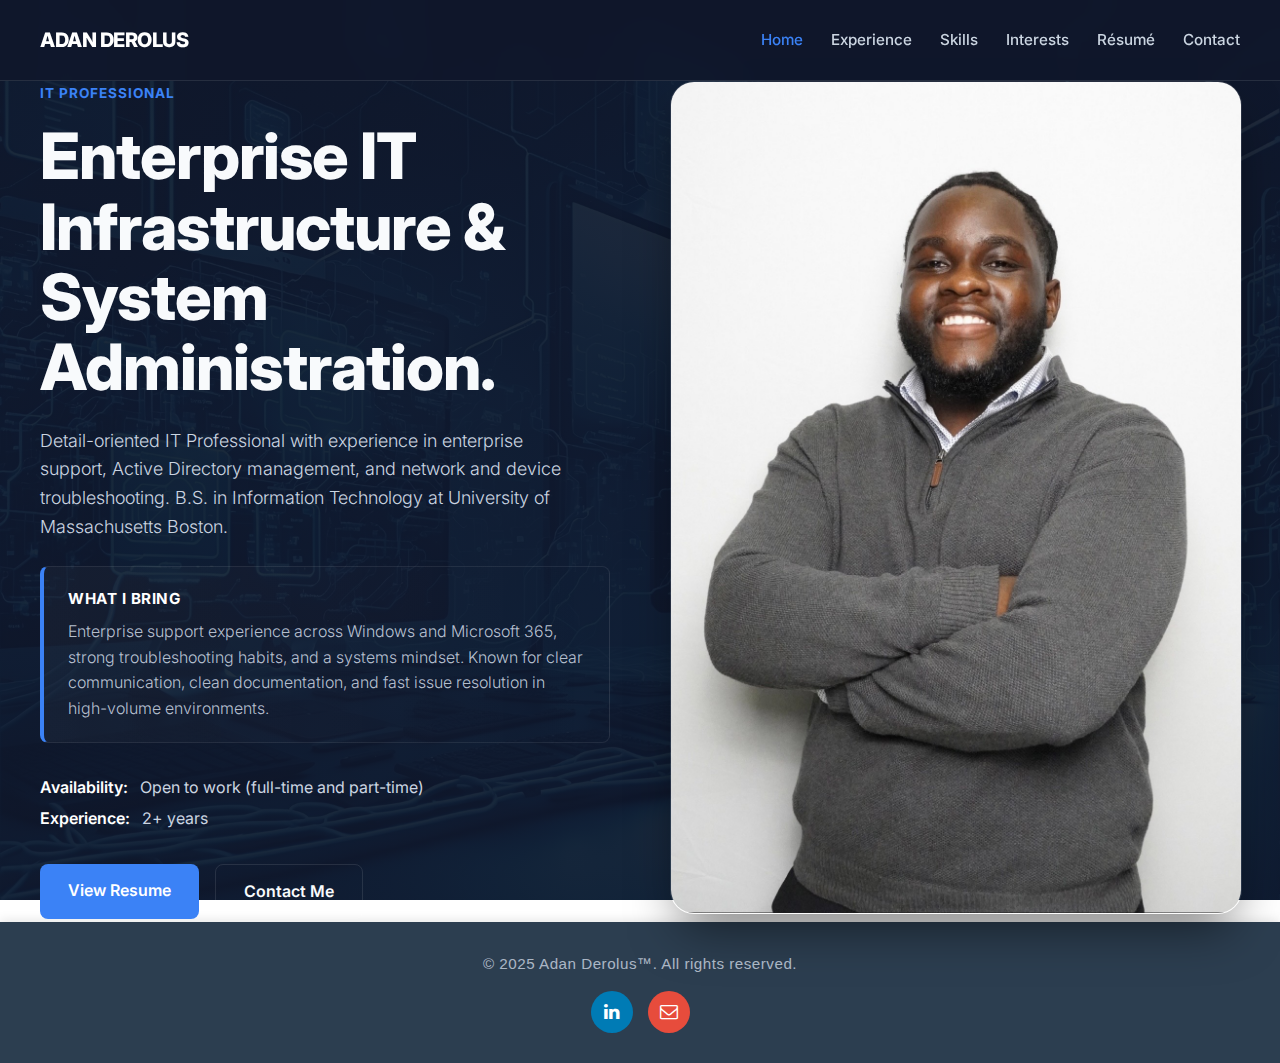
<file: index.html>
<!DOCTYPE html>
<html lang="en">
<head>
    <meta charset="utf-8">
    <meta name="viewport" content="width=device-width, initial-scale=1">
    <title>Adan Derolus | IT Infrastructure</title>
    <link href="https://fonts.googleapis.com/css2?family=Inter:wght@300;400;600;800&display=swap" rel="stylesheet">
    <style>
        :root { --bg-overlay: rgba(15, 23, 42, 0.92); --accent: #3b82f6; --text-main: #f8fafc; --text-muted: #cbd5e1; --border: rgba(255,255,255,0.1); }
        body { margin: 0; font-family: 'Inter', sans-serif; color: var(--text-main); line-height: 1.6; background: linear-gradient(var(--bg-overlay), var(--bg-overlay)), url('./assets/images/tech.jpg'); background-size: cover; background-position: center; background-attachment: fixed; }
        
        /* Navigation */
        header { position: sticky; top: 0; z-index: 100; background: rgba(15, 23, 42, 0.8); backdrop-filter: blur(12px); border-bottom: 1px solid var(--border); }
        .nav-inner { max-width: 1200px; margin: 0 auto; height: 80px; display: flex; align-items: center; justify-content: space-between; padding: 0 24px; }
        .brand { font-weight: 800; font-size: 1.25rem; color: #fff; text-decoration: none; letter-spacing: -0.5px; }
        .nav-links a { color: var(--text-muted); text-decoration: none; margin-left: 24px; font-weight: 500; font-size: 0.95rem; transition: color 0.2s; }
        .nav-links a:hover, .nav-links a.active { color: var(--accent); }

        .hero { min-height: 85vh; display: grid; grid-template-columns: 1fr 1fr; align-items: center; max-width: 1200px; margin: 0 auto; padding: 0 24px; gap: 60px; }
        .eyebrow { color: var(--accent); font-weight: 700; text-transform: uppercase; letter-spacing: 1px; font-size: 0.85rem; margin-bottom: 16px; display: block; }
        h1 { font-size: clamp(2.5rem, 5vw, 4rem); line-height: 1.1; margin: 0 0 24px 0; font-weight: 800; letter-spacing: -1px; }
        
        /* Main Paragraph Styling */
        p { font-size: 1.125rem; color: var(--text-muted); margin-bottom: 24px; max-width: 540px; font-weight: 300; }
        
        .btn-group { display: flex; gap: 16px; margin-top: 32px; }
        .btn { padding: 14px 28px; border-radius: 8px; font-weight: 600; text-decoration: none; transition: all 0.2s; }
        .btn-primary { background: var(--accent); color: white; }
        .btn-primary:hover { background: #2563eb; transform: translateY(-2px); }
        .btn-outline { border: 1px solid var(--border); color: var(--text-main); }
        .btn-outline:hover { border-color: var(--text-main); }

        .img-wrapper img { width: 100%; border-radius: 24px; box-shadow: 0 25px 50px -12px rgba(0, 0, 0, 0.5); border: 1px solid var(--border); object-fit: cover; }
        
        @media (max-width: 768px) { .hero { grid-template-columns: 1fr; text-align: center; padding-top: 60px; padding-bottom: 60px; } .btn-group { justify-content: center; } }
    </style>
</head>
<body>
    <header>
        <div class="nav-inner">
            <a href="index.html" class="brand">ADAN DEROLUS</a>
            <nav class="nav-links">
                <a href="index.html" class="active">Home</a>
                <a href="experience.html">Experience</a>
                <a href="skills.html">Skills</a>
                <a href="interests.html">Interests</a>
                <a href="resume.html">Résumé</a> <a href="contact.html">Contact</a>
            </nav>
        </div>
    </header>

    <main class="hero">
        <div>
            <span class="eyebrow">IT Professional</span>
            
            <h1>Enterprise IT Infrastructure & System Administration.</h1>
            
            <p>Detail-oriented IT Professional with experience in enterprise support, Active Directory management, and 
             network and device troubleshooting. B.S. in Information Technology at University of Massachusetts Boston.</p>
            
            <div style="margin-top: 24px; margin-bottom: 32px; max-width: 580px;">
                
                <div style="
                    padding: 20px 24px; 
                    border: 1px solid rgba(255,255,255,0.08); 
                    border-left: 4px solid var(--accent); 
                    border-radius: 8px; 
                    background: linear-gradient(90deg, rgba(255,255,255,0.03) 0%, transparent 100%);
                ">
                  <strong style="color: #fff; display: block; margin-bottom: 8px; font-size: 0.95rem; letter-spacing: 0.5px;">WHAT I BRING</strong>
                  <div style="color: rgba(203, 213, 225, 0.9); font-size: 1rem; line-height: 1.6; font-weight: 300;">
                    Enterprise support experience across Windows and Microsoft 365, strong troubleshooting habits, and a systems mindset.
                    Known for clear communication, clean documentation, and fast issue resolution in high-volume environments.
                  </div>
                </div>
                
            </div>
            
            <div style="font-size: 1rem; color: var(--text-muted); display: flex; flex-direction: column; gap: 6px;">
                <div>
                    <span style="color: #fff; font-weight: 600; margin-right: 8px;">Availability:</span> Open to work (full-time and part-time)
                </div>
                <div>
                    <span style="color: #fff; font-weight: 600; margin-right: 8px;">Experience:</span> 2+ years
                </div>
            </div>
            
            <div class="btn-group">
                <a href="resume.html" class="btn btn-primary">View Resume</a>
                <a href="contact.html" class="btn btn-outline">Contact Me</a>
            </div>
        </div>
        <div class="img-wrapper">
            <img src="./assets/images/headshot1.jpg" alt="Adan Derolus Headshot">
        </div>
    </main>
</body>

<style>/* --- FontAwesome Import (Ensure this is in your CSS or HTML head) --- */
@import url('https://cdnjs.cloudflare.com/ajax/libs/font-awesome/4.7.0/css/font-awesome.min.css');

/* --- Footer Layout --- */
.site-footer {
    background-color: #2c3e50; /* Dark professional background */
    color: #ecf0f1;            /* Light text color */
    padding: 30px 0;
    width: 100%;
    margin-top: auto;          /* Pushes footer to bottom in flex layouts */
    font-family: 'Arial', sans-serif;
    box-shadow: 0 -2px 10px rgba(0,0,0,0.1);
}

.footer-content {
    display: flex;
    flex-direction: column;
    align-items: center;
    justify-content: center;
    gap: 15px; /* Spacing between text and icons */
}

/* --- Typography --- */
.copyright {
    margin: 0;
    font-size: 0.95rem;
    letter-spacing: 0.5px;
    opacity: 0.8;
}

/* --- Social Icons --- */
.social-links {
    display: flex;
    gap: 15px;
}

.fa {
    padding: 12px;
    font-size: 18px;
    width: 18px; /* Fixed width for perfect circle */
    height: 18px;
    text-align: center;
    text-decoration: none;
    border-radius: 50%;
    transition: all 0.3s ease;
    display: flex;
    align-items: center;
    justify-content: center;
}

/* Brand Colors */
.fa-linkedin {
    background: #007bb5;
    color: white;
}

.fa-envelope-o {
    background: #e74c3c;
    color: white;
}

/* Hover Effects */
.fa:hover {
    opacity: 0.8;
    transform: translateY(-3px); /* Subtle lift effect */
    box-shadow: 0 4px 6px rgba(0,0,0,0.2);
}
</style>
<footer class="site-footer">
    <div class="footer-content">
        <p class="copyright">&copy; 2025 Adan Derolus&#8482;. All rights reserved.</p>
        
        <div class="social-links">
            <a href="https://www.linkedin.com/in/adan-derolus-3b166a1bb" 
               class="fa fa-linkedin" 
               target="_blank" 
               rel="noopener noreferrer"
               aria-label="Visit Adan Derolus' LinkedIn Profile">
            </a>
            
            <a href="mailto:your-email@example.com" 
               class="fa fa-envelope-o" 
               aria-label="Send an email to Adan Derolus">
            </a>
        </div>
    </div>
</footer>
</html>
</file>
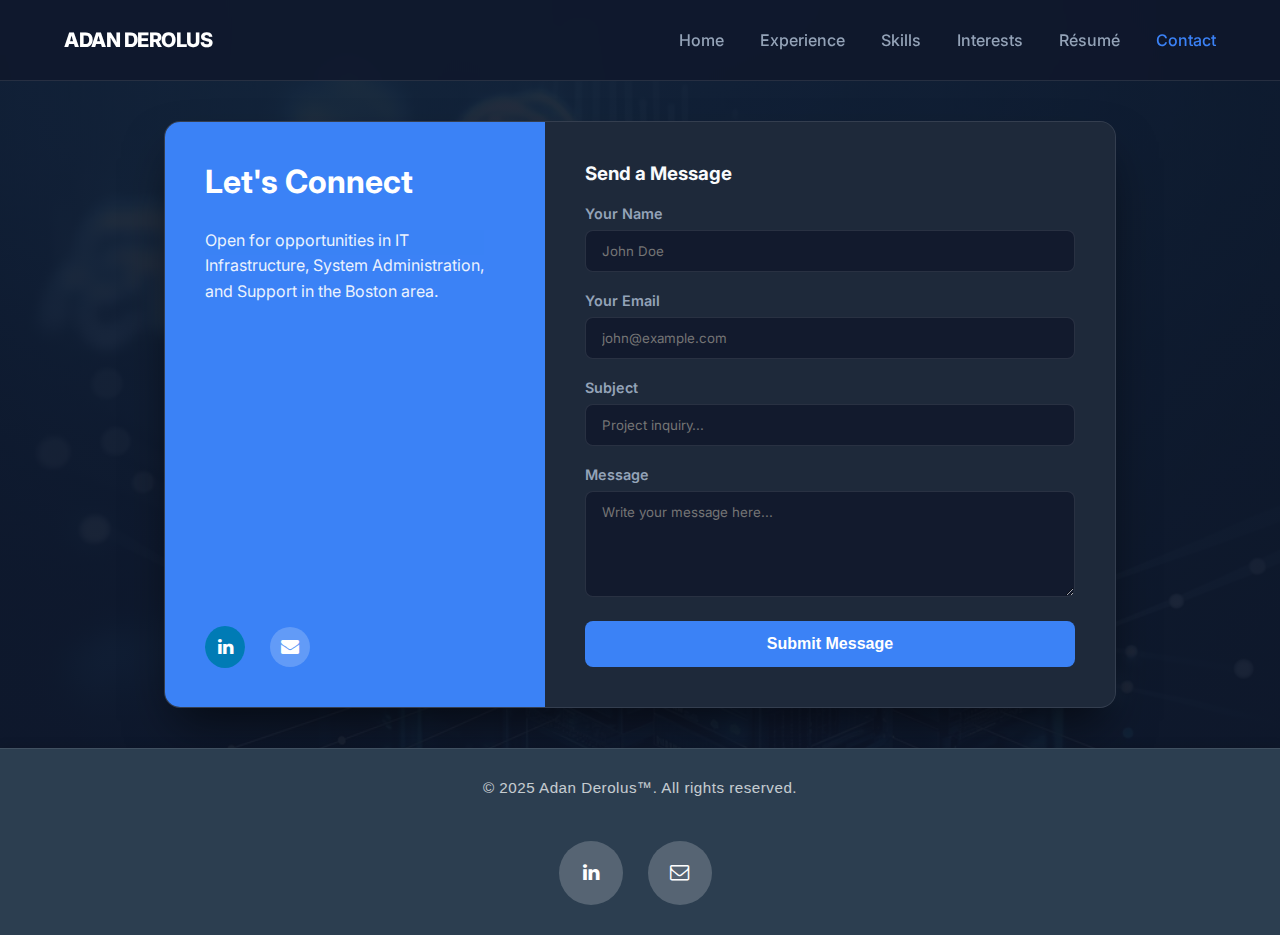
<file: contact.html>
<!DOCTYPE html>
<html lang="en">
<head>
    <meta charset="utf-8">
    <title>Contact | Adan Derolus</title>
    <link href="https://fonts.googleapis.com/css2?family=Inter:wght@300;400;600;800&display=swap" rel="stylesheet">
    <link rel="stylesheet" href="https://cdnjs.cloudflare.com/ajax/libs/font-awesome/4.7.0/css/font-awesome.min.css">
    
    <style>
        :root { 
            --bg-dark: #0f172a; 
            --bg-card: #1e293b; 
            --accent: #3b82f6; 
            --text-main: #f8fafc; 
            --text-muted: #94a3b8; 
            --border: rgba(255,255,255,0.1); 
        }

        body { 
            margin: 0; 
            font-family: 'Inter', sans-serif; 
            color: var(--text-main); 
            display: flex; 
            flex-direction: column; 
            min-height: 100vh;
            
            /* BACKGROUND OVERLAY: 
               This combines a dark blue gradient with your Cloud image. 
               If the image path is wrong, it will just show the dark blue color. */
            background-image: 
                linear-gradient(rgba(15, 23, 42, 0.9), rgba(15, 23, 42, 0.95)), 
                url('./assets/images/cloud.jpg'); 
            background-size: cover;
            background-position: center;
            background-attachment: fixed;
        }
        
        /* Navigation */
        header { position: sticky; top: 0; z-index: 100; background: rgba(15, 23, 42, 0.8); backdrop-filter: blur(12px); border-bottom: 1px solid var(--border); }
        .nav-inner { max-width: 1200px; margin: 0 auto; height: 80px; display: flex; align-items: center; justify-content: space-between; padding: 0 24px; width: 100%; box-sizing: border-box; }
        .brand { font-weight: 800; font-size: 1.25rem; color: #fff; text-decoration: none; letter-spacing: -0.5px; }
        .nav-links a { color: var(--text-muted); text-decoration: none; margin-left: 32px; font-weight: 500; transition: 0.2s; }
        .nav-links a:hover, .nav-links a.active { color: var(--accent); }

        /* --- Main Layout --- */
        .wrapper { flex: 1; display: flex; align-items: center; justify-content: center; padding: 40px 20px; }
        
        /* Contact Box Container */
        .contact-box { 
            display: grid; 
            grid-template-columns: 1fr 1.5fr; /* Left is smaller, Right is wider */
            max-width: 950px; 
            width: 100%; 
            background: var(--bg-card); 
            border-radius: 16px; 
            overflow: hidden; 
            border: 1px solid var(--border); 
            box-shadow: 0 25px 50px -12px rgba(0, 0, 0, 0.6); 
        }
        
        /* Left Side: Info & Socials */
        .info-panel { background: var(--accent); padding: 40px; color: white; display: flex; flex-direction: column; justify-content: space-between; }
        .info-content h2 { margin-top: 0; font-size: 2rem; }
        .info-content p { opacity: 0.9; line-height: 1.6; margin-bottom: 30px; }
        
        .contact-details div { margin-bottom: 15px; display: flex; align-items: center; gap: 10px; font-weight: 500; }
        .contact-details a { color: white; text-decoration: underline; opacity: 0.9; }
        .contact-details a:hover { opacity: 1; }

        .social-links { margin-top: 30px; }
        .social-links a { 
            display: inline-flex; align-items: center; justify-content: center;
            width: 40px; height: 40px; border-radius: 50%; background: rgba(255,255,255,0.2); 
            color: white; text-decoration: none; margin-right: 10px; transition: 0.2s; font-size: 1.2rem;
        }
        .social-links a:hover { background: white; color: var(--accent); }
        
        /* Right Side: Formspree Form */
        .form-panel { padding: 40px; background: rgba(30, 41, 59, 0.6); }
        .form-panel h3 { margin-top: 0; color: var(--text-main); margin-bottom: 20px; }
        
        label { display: block; margin-bottom: 8px; font-weight: 600; font-size: 0.9rem; color: var(--text-muted); }
        input, textarea { 
            width: 100%; 
            padding: 12px 16px; 
            background: rgba(15, 23, 42, 0.8); 
            border: 1px solid var(--border); 
            border-radius: 8px; 
            color: white; 
            margin-bottom: 20px; 
            font-family: inherit; 
            box-sizing: border-box; 
            transition: 0.2s;
        }
        input:focus, textarea:focus { border-color: var(--accent); outline: none; background: #0f172a; }
        
        button { 
            width: 100%; 
            padding: 14px; 
            background: var(--accent); 
            border: none; 
            color: white; 
            font-weight: 700; 
            font-size: 1rem;
            border-radius: 8px; 
            cursor: pointer; 
            transition: 0.2s; 
        }
        button:hover { background: #2563eb; transform: translateY(-1px); }

        /* Footer */
        footer { text-align: center; padding: 20px; color: var(--text-muted); font-size: 0.9rem; border-top: 1px solid var(--border); background: rgba(15, 23, 42, 0.9); }

        /* Mobile Layout */
        @media (max-width: 768px) { 
            .contact-box { grid-template-columns: 1fr; } 
            .info-panel { padding: 30px; }
            .form-panel { padding: 30px; }
        }
    </style>
</head>
<body>
    <header>
        <div class="nav-inner">
            <a href="index.html" class="brand">ADAN DEROLUS</a>
            <nav class="nav-links">
                <a href="index.html">Home</a>
                <a href="experience.html">Experience</a>
                <a href="skills.html">Skills</a>
                <a href="interests.html">Interests</a>
                <a href="resume.html">Résumé</a> 
                <a href="contact.html" class="active">Contact</a>
            </nav>
        </div>
    </header>

    <div class="wrapper">
        <div class="contact-box">
            
            <div class="info-panel">
                <div class="info-content">
                    <h2>Let's Connect</h2>
                    <p>Open for opportunities in IT Infrastructure, System Administration, and Support in the Boston area.</p>
                    
                   
                </div>

                <div class="social-links">
                   
                    <a href="https://www.linkedin.com/in/adan-derolus-3b166a1bb/" target="_blank" aria-label="LinkedIn">
                        <i class="fa fa-linkedin"></i>
                    </a>
                    <a href="mailto:adanderolus@gmail.com" target="_blank" aria-label="Email">
                        <i class="fa fa-envelope"></i>
                    </a>
                </div>
            </div>
            
            <div class="form-panel">
                <h3>Send a Message</h3>
                
                <form action="https://formspree.io/f/mpwdypjp" method="POST">
                    
                    <label for="name">Your Name</label>
                    <input type="text" id="name" name="name" placeholder="John Doe" required>
                    
                    <label for="email">Your Email</label>
                    <input type="email" id="email" name="email" placeholder="john@example.com" required>
                    
                    <label for="subject">Subject</label>
                    <input type="text" id="subject" name="subject" placeholder="Project inquiry..." required>
                    
                    <label for="message">Message</label>
                    <textarea id="message" name="message" rows="5" placeholder="Write your message here..." required></textarea>
                    
                    <button type="submit">Submit Message</button>
                </form>
            </div>

        </div>
    </div>

</body>
<style>
    /* --- FontAwesome Import (Ensure this is in your CSS or HTML head) --- */
@import url('https://cdnjs.cloudflare.com/ajax/libs/font-awesome/4.7.0/css/font-awesome.min.css');

/* --- Footer Layout --- */
.site-footer {
    background-color: #2c3e50; /* Dark professional background */
    color: #ecf0f1;            /* Light text color */
    padding: 30px 0;
    width: 100%;
    margin-top: auto;          /* Pushes footer to bottom in flex layouts */
    font-family: 'Arial', sans-serif;
    box-shadow: 0 -2px 10px rgba(0,0,0,0.1);
}

.footer-content {
    display: flex;
    flex-direction: column;
    align-items: center;
    justify-content: center;
    gap: 15px; /* Spacing between text and icons */
}

/* --- Typography --- */
.copyright {
    margin: 0;
    font-size: 0.95rem;
    letter-spacing: 0.5px;
    opacity: 0.8;
}

/* --- Social Icons --- */
.social-links {
    display: flex;
    gap: 15px;
}

.fa {
    padding: 12px;
    font-size: 18px;
    width: 18px; /* Fixed width for perfect circle */
    height: 18px;
    text-align: center;
    text-decoration: none;
    border-radius: 50%;
    transition: all 0.3s ease;
    display: flex;
    align-items: center;
    justify-content: center;
}

/* Brand Colors */
.fa-linkedin {
    background: #007bb5;
    color: white;
}

.fa-envelope-o {
    background: #e74c3c;
    color: white;
}

/* Hover Effects */
.fa:hover {
    opacity: 0.8;
    transform: translateY(-3px); /* Subtle lift effect */
    box-shadow: 0 4px 6px rgba(0,0,0,0.2);
} 
</style>
<footer class="site-footer">
    <div class="footer-content">
        <p class="copyright">&copy; 2025 Adan Derolus&#8482;. All rights reserved.</p>
        
        <div class="social-links">
            <a href="https://www.linkedin.com/in/adan-derolus-3b166a1bb" 
               class="fa fa-linkedin" 
               target="_blank" 
               rel="noopener noreferrer"
               aria-label="Visit Adan Derolus' LinkedIn Profile">
            </a>
            
            <a href="mailto:your-email@example.com" 
               class="fa fa-envelope-o" 
               aria-label="Send an email to Adan Derolus">
            </a>
        </div>
    </div>
</footer>
</html>
</file>
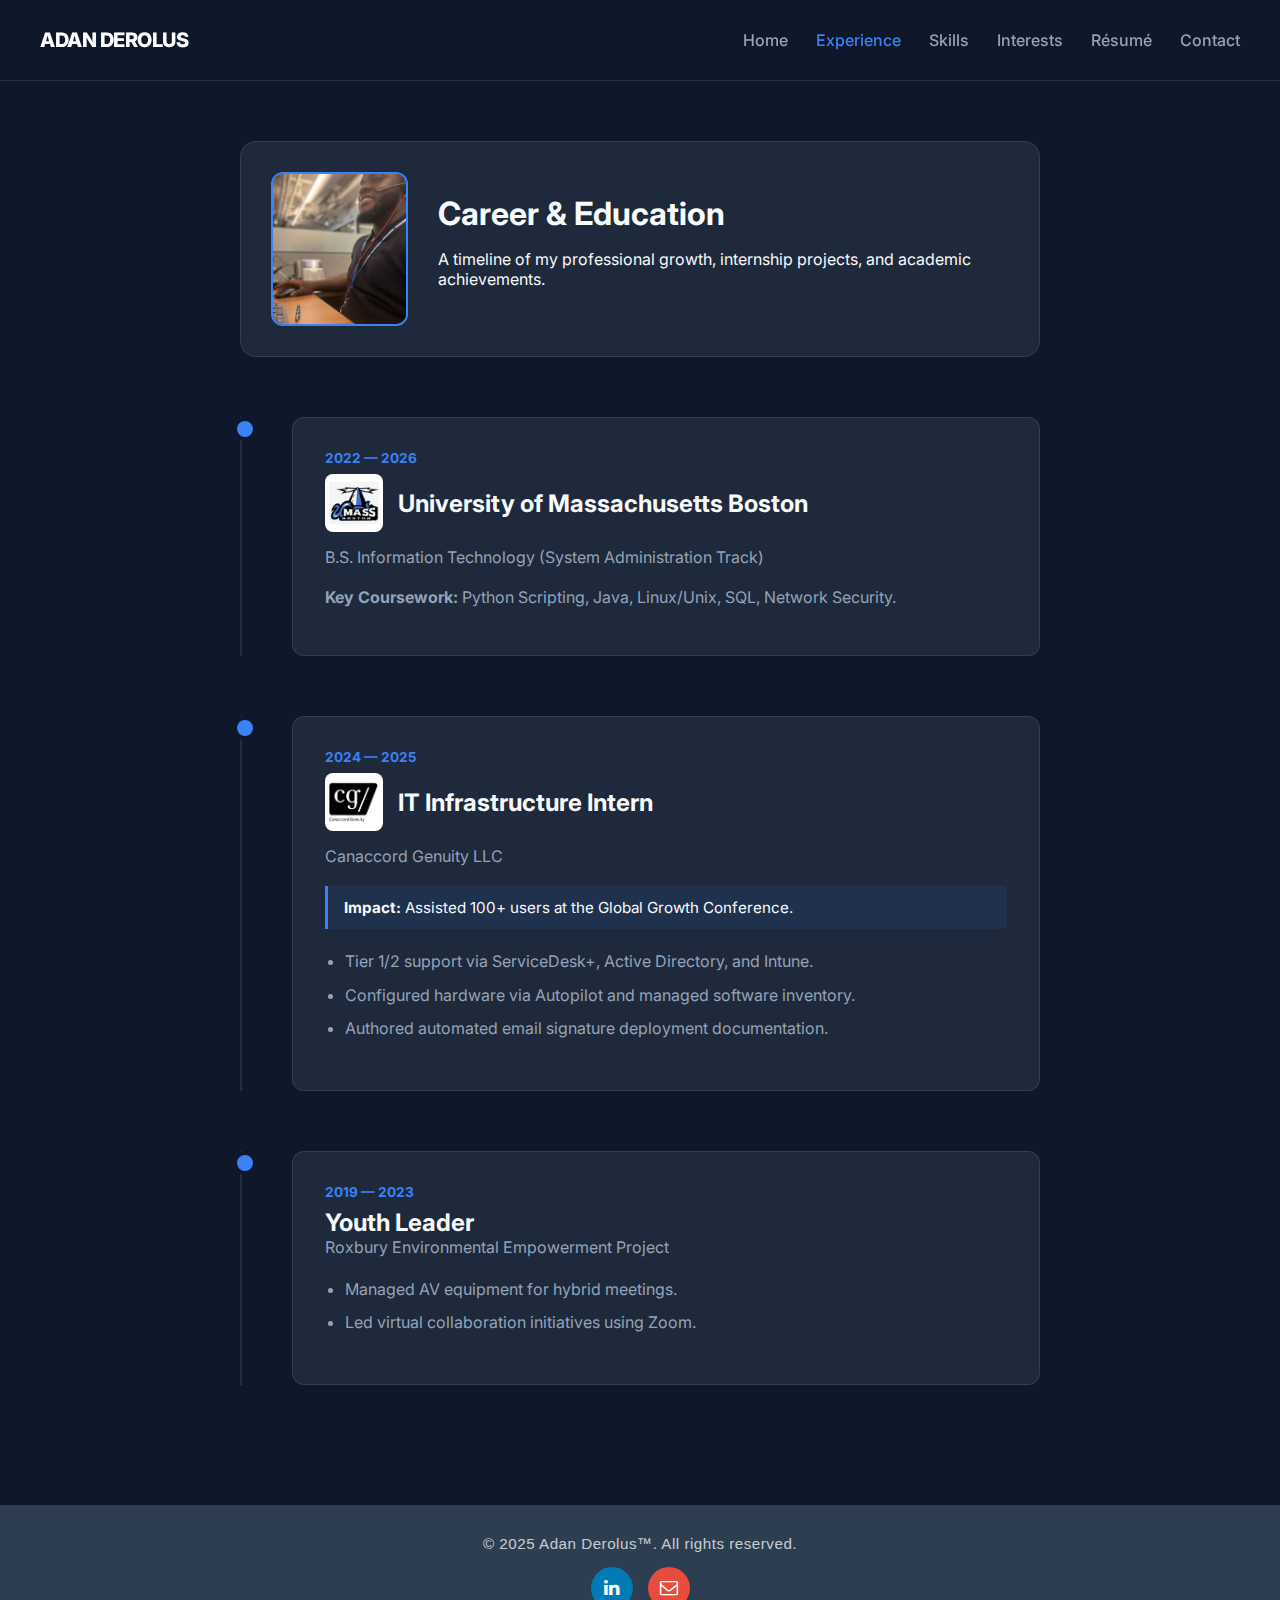
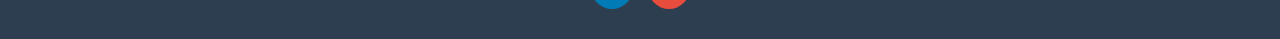
<file: experience.html>
<!DOCTYPE html>
<html lang="en">
<head>
    <meta charset="utf-8">
    <title>Experience | Adan Derolus</title>
    <link href="https://fonts.googleapis.com/css2?family=Inter:wght@300;400;600;800&display=swap" rel="stylesheet">
    <style>
        :root { --bg-dark: #0f172a; --bg-card: #1e293b; --accent: #3b82f6; --text-main: #f8fafc; --text-muted: #94a3b8; --border: rgba(255,255,255,0.1); }
        body { margin: 0; font-family: 'Inter', sans-serif; background: var(--bg-dark); color: var(--text-main); }
        
        header { position: sticky; top: 0; z-index: 100; background: rgba(15, 23, 42, 0.9); backdrop-filter: blur(12px); border-bottom: 1px solid var(--border); }
        .nav-inner { max-width: 1200px; margin: 0 auto; height: 80px; display: flex; align-items: center; justify-content: space-between; padding: 0 24px; }
        .brand { font-weight: 800; font-size: 1.25rem; color: #fff; text-decoration: none; letter-spacing: -0.5px; }
        .nav-links a { color: var(--text-muted); text-decoration: none; margin-left: 24px; font-weight: 500; transition: 0.2s; }
        .nav-links a:hover, .nav-links a.active { color: var(--accent); }

        .container { max-width: 800px; margin: 0 auto; padding: 60px 24px; }
        
        .experience-header { display: flex; align-items: center; gap: 30px; margin-bottom: 60px; background: var(--bg-card); padding: 30px; border-radius: 16px; border: 1px solid var(--border); }
        .exp-img { width: 150px; height: 150px; border-radius: 12px; object-fit: cover; border: 2px solid var(--accent); }
        .exp-text h1 { margin: 0 0 10px 0; font-size: 2rem; }
        
        .timeline-item { position: relative; padding-left: 50px; margin-bottom: 60px; border-left: 2px solid var(--border); }
        .timeline-item::before { content: ''; position: absolute; left: -9px; top: 0; width: 16px; height: 16px; border-radius: 50%; background: var(--accent); border: 4px solid var(--bg-dark); }
        
        .card { background: var(--bg-card); padding: 32px; border-radius: 12px; border: 1px solid var(--border); transition: 0.2s; }
        .card:hover { border-color: var(--accent); }
        
        .card-top { display: flex; align-items: center; gap: 15px; margin-bottom: 15px; }
        .logo-icon { width: 50px; height: 50px; object-fit: contain; background: white; border-radius: 8px; padding: 4px; }

        .date { font-size: 0.85rem; font-weight: 700; color: var(--accent); text-transform: uppercase; margin-bottom: 8px; display: block; }
        h3 { margin: 0; font-size: 1.5rem; font-weight: 700; }
        .company { color: var(--text-muted); font-size: 1rem; margin-bottom: 20px; display: block; }
        .highlight { background: rgba(59, 130, 246, 0.1); border-left: 3px solid var(--accent); padding: 12px 16px; margin-bottom: 20px; border-radius: 0 4px 4px 0; font-size: 0.95rem; }
        ul { padding-left: 20px; color: var(--text-muted); }
        li { margin-bottom: 8px; line-height: 1.6; }
    </style>
</head>
<body>
    <header>
        <div class="nav-inner">
            <a href="index.html" class="brand">ADAN DEROLUS</a>
            <nav class="nav-links">
                <a href="index.html">Home</a>
                <a href="experience.html" class="active">Experience</a>
                <a href="skills.html">Skills</a>
                <a href="interests.html">Interests</a>
                <a href="resume.html">Résumé</a> <a href="contact.html">Contact</a>
            </nav>
        </div>
    </header>

    <div class="container">
        <div class="experience-header">
            <img src="./assets/images/experience.jpg" alt="Adan Working" class="exp-img">
            <div class="exp-text">
                <h1>Career & Education</h1>
                <p>A timeline of my professional growth, internship projects, and academic achievements.</p>
            </div>
        </div>

        <div class="timeline-item">
            <div class="card">
                <span class="date">2022 — 2026</span>
                <div class="card-top">
                    <img src="./assets/images/umb.png" alt="UMass Logo" class="logo-icon">
                    <h3>University of Massachusetts Boston</h3>
                </div>
                <span class="company">B.S. Information Technology (System Administration Track)</span>
                <p style="color:var(--text-muted);"><strong>Key Coursework:</strong> Python Scripting, Java, Linux/Unix, SQL, Network Security.</p>
            </div>
        </div>

        <div class="timeline-item">
            <div class="card">
                <span class="date">2024 — 2025</span>
                <div class="card-top">
                    <img src="./assets/images/cg.png" alt="Canaccord Logo" class="logo-icon">
                    <h3>IT Infrastructure Intern</h3>
                </div>
                <span class="company">Canaccord Genuity LLC</span>
                <div class="highlight"><strong>Impact:</strong> Assisted 100+ users at the Global Growth Conference.</div>
                <ul>
                    <li>Tier 1/2 support via ServiceDesk+, Active Directory, and Intune.</li>
                    <li>Configured hardware via Autopilot and managed software inventory.</li>
                    <li>Authored automated email signature deployment documentation.</li>
                </ul>
            </div>
        </div>
        
        <div class="timeline-item">
            <div class="card">
                <span class="date">2019 — 2023</span>
                <h3>Youth Leader</h3>
                <span class="company">Roxbury Environmental Empowerment Project</span>
                <ul>
                    <li>Managed AV equipment for hybrid meetings.</li>
                    <li>Led virtual collaboration initiatives using Zoom.</li>
                </ul>
            </div>
        </div>
    </div>
</body>
<style> /* --- FontAwesome Import (Ensure this is in your CSS or HTML head) --- */
@import url('https://cdnjs.cloudflare.com/ajax/libs/font-awesome/4.7.0/css/font-awesome.min.css');

/* --- Footer Layout --- */
.site-footer {
    background-color: #2c3e50; /* Dark professional background */
    color: #ecf0f1;            /* Light text color */
    padding: 30px 0;
    width: 100%;
    margin-top: auto;          /* Pushes footer to bottom in flex layouts */
    font-family: 'Arial', sans-serif;
    box-shadow: 0 -2px 10px rgba(0,0,0,0.1);
}

.footer-content {
    display: flex;
    flex-direction: column;
    align-items: center;
    justify-content: center;
    gap: 15px; /* Spacing between text and icons */
}

/* --- Typography --- */
.copyright {
    margin: 0;
    font-size: 0.95rem;
    letter-spacing: 0.5px;
    opacity: 0.8;
}

/* --- Social Icons --- */
.social-links {
    display: flex;
    gap: 15px;
}

.fa {
    padding: 12px;
    font-size: 18px;
    width: 18px; /* Fixed width for perfect circle */
    height: 18px;
    text-align: center;
    text-decoration: none;
    border-radius: 50%;
    transition: all 0.3s ease;
    display: flex;
    align-items: center;
    justify-content: center;
}

/* Brand Colors */
.fa-linkedin {
    background: #007bb5;
    color: white;
}

.fa-envelope-o {
    background: #e74c3c;
    color: white;
}

/* Hover Effects */
.fa:hover {
    opacity: 0.8;
    transform: translateY(-3px); /* Subtle lift effect */
    box-shadow: 0 4px 6px rgba(0,0,0,0.2);
} 
 </style>
<footer class="site-footer">
    <div class="footer-content">
        <p class="copyright">&copy; 2025 Adan Derolus&#8482;. All rights reserved.</p>
        
        <div class="social-links">
            <a href="https://www.linkedin.com/in/adan-derolus-3b166a1bb" 
               class="fa fa-linkedin" 
               target="_blank" 
               rel="noopener noreferrer"
               aria-label="Visit Adan Derolus' LinkedIn Profile">
            </a>
            
            <a href="mailto:your-email@example.com" 
               class="fa fa-envelope-o" 
               aria-label="Send an email to Adan Derolus">
            </a>
        </div>
    </div>
</footer>
</html>
</file>
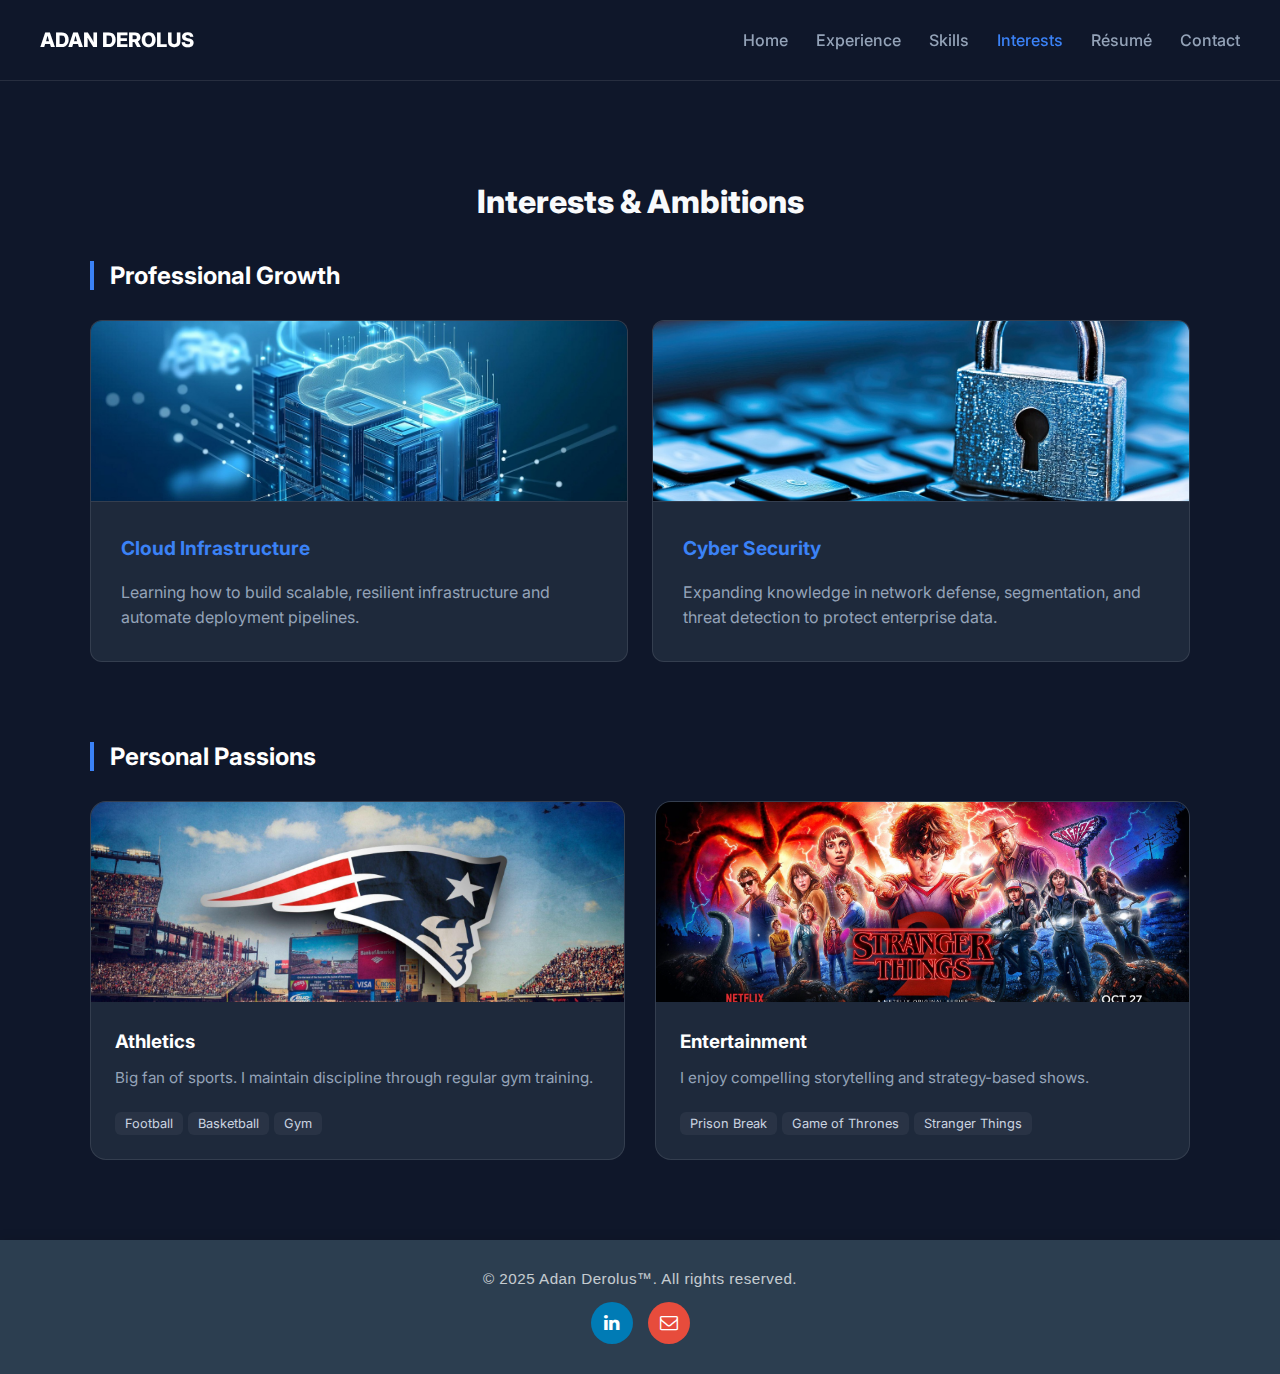
<file: interests.html>
<!DOCTYPE html>
<html lang="en">
<head>
    <meta charset="utf-8">
    <title>Interests | Adan Derolus</title>
    <link href="https://fonts.googleapis.com/css2?family=Inter:wght@300;400;600;800&display=swap" rel="stylesheet">
    <style>
        :root { --bg-dark: #0f172a; --bg-card: #1e293b; --accent: #3b82f6; --text-main: #f8fafc; --text-muted: #94a3b8; --border: rgba(255,255,255,0.1); }
        body { margin: 0; font-family: 'Inter', sans-serif; background: var(--bg-dark); color: var(--text-main); }
        
        header { position: sticky; top: 0; z-index: 100; background: rgba(15, 23, 42, 0.9); backdrop-filter: blur(12px); border-bottom: 1px solid var(--border); }
        .nav-inner { max-width: 1200px; margin: 0 auto; height: 80px; display: flex; align-items: center; justify-content: space-between; padding: 0 24px; }
        .brand { font-weight: 800; font-size: 1.25rem; color: #fff; text-decoration: none; }
        .nav-links a { color: var(--text-muted); text-decoration: none; margin-left: 24px; font-weight: 500; transition: 0.2s; }
        .nav-links a:hover, .nav-links a.active { color: var(--accent); }

        .container { max-width: 1100px; margin: 0 auto; padding: 80px 24px; }
        h1 { text-align: center; margin-bottom: 40px; font-weight: 800; }
        h2 { font-size: 1.5rem; margin-bottom: 30px; border-left: 4px solid var(--accent); padding-left: 16px; color: #fff; }

        /* Updated Tech Grid Styles to support images */
        .tech-grid { display: grid; grid-template-columns: repeat(auto-fit, minmax(300px, 1fr)); gap: 24px; margin-bottom: 80px; }
        
        .tech-card { 
            background: var(--bg-card); 
            border-radius: 12px; 
            border: 1px solid var(--border); 
            transition: 0.3s; 
            overflow: hidden; /* Ensures image corners stay rounded */
        }
        
        .tech-card:hover { border-color: var(--accent); transform: translateY(-3px); }
        
        /* New class for the images inside tech cards */
        .tech-img {
            width: 100%;
            height: 180px;
            object-fit: cover;
            border-bottom: 1px solid var(--border);
        }

        /* Container for the text inside tech cards */
        .tech-content {
            padding: 30px;
        }

        .tech-card h3 { color: var(--accent); margin-top: 0; font-size: 1.2rem; }
        .tech-card p { color: var(--text-muted); line-height: 1.6; margin-bottom: 0; }

        .gallery { display: grid; grid-template-columns: repeat(auto-fit, minmax(320px, 1fr)); gap: 30px; }
        .gallery-item { background: var(--bg-card); border-radius: 16px; overflow: hidden; border: 1px solid var(--border); transition: 0.3s; }
        .gallery-item:hover { transform: translateY(-5px); border-color: var(--accent); }
        .gallery-img { width: 100%; height: 200px; object-fit: cover; }
        .gallery-content { padding: 24px; }
        .gallery-content h3 { margin: 0 0 10px 0; color: #fff; }
        .gallery-content p { color: var(--text-muted); font-size: 0.95rem; }
        .fav-tag { background: rgba(255,255,255,0.05); padding: 4px 10px; border-radius: 6px; font-size: 0.8rem; color: #cbd5e1; display: inline-block; margin-top: 10px; margin-right: 5px; }
    </style>
</head>
<body>
    <header>
        <div class="nav-inner">
            <a href="index.html" class="brand">ADAN DEROLUS</a>
            <nav class="nav-links">
                <a href="index.html">Home</a>
                <a href="experience.html">Experience</a>
                <a href="skills.html">Skills</a>
                <a href="interests.html" class="active">Interests</a>
                <a href="resume.html">Résumé</a> <a href="contact.html">Contact</a>
            </nav>
        </div>
    </header>

    <div class="container">
        <h1>Interests & Ambitions</h1>

        <h2>Professional Growth</h2>
        <div class="tech-grid">
            <div class="tech-card">
                <img src="assets/images/cloud.jpg" alt="Cloud Servers" class="tech-img">
                <div class="tech-content">
                    <h3>Cloud Infrastructure</h3>
                    <p>Learning how to build scalable, resilient infrastructure and automate deployment pipelines.</p>
                </div>
            </div>

            <div class="tech-card">
                <img src="assets/images/cyber.jpg" alt="Cyber Security Lock" class="tech-img">
                <div class="tech-content">
                    <h3>Cyber Security</h3>
                    <p>Expanding knowledge in network defense, segmentation, and threat detection to protect enterprise data.</p>
                </div>
            </div>
        </div>

        <h2>Personal Passions</h2>
        <div class="gallery">
            <div class="gallery-item">
                <img src="./assets/images/pats.png" alt="Patriots" class="gallery-img">
                <div class="gallery-content">
                    <h3>Athletics</h3>
                    <p>Big fan of sports. I maintain discipline through regular gym training.</p>
                    <span class="fav-tag">Football</span><span class="fav-tag">Basketball</span><span class="fav-tag">Gym</span>
                </div>
            </div>

            <div class="gallery-item">
                <img src="./assets/images/stranger.png" alt="Stranger Things" class="gallery-img">
                <div class="gallery-content">
                    <h3>Entertainment</h3>
                    <p>I enjoy compelling storytelling and strategy-based shows.</p>
                    <span class="fav-tag">Prison Break</span><span class="fav-tag">Game of Thrones</span><span class="fav-tag">Stranger Things</span>
                </div>
            </div>
        </div>
    </div>
</body>
<style>/* --- FontAwesome Import (Ensure this is in your CSS or HTML head) --- */
@import url('https://cdnjs.cloudflare.com/ajax/libs/font-awesome/4.7.0/css/font-awesome.min.css');

/* --- Footer Layout --- */
.site-footer {
    background-color: #2c3e50; /* Dark professional background */
    color: #ecf0f1;            /* Light text color */
    padding: 30px 0;
    width: 100%;
    margin-top: auto;          /* Pushes footer to bottom in flex layouts */
    font-family: 'Arial', sans-serif;
    box-shadow: 0 -2px 10px rgba(0,0,0,0.1);
}

.footer-content {
    display: flex;
    flex-direction: column;
    align-items: center;
    justify-content: center;
    gap: 15px; /* Spacing between text and icons */
}

/* --- Typography --- */
.copyright {
    margin: 0;
    font-size: 0.95rem;
    letter-spacing: 0.5px;
    opacity: 0.8;
}

/* --- Social Icons --- */
.social-links {
    display: flex;
    gap: 15px;
}

.fa {
    padding: 12px;
    font-size: 18px;
    width: 18px; /* Fixed width for perfect circle */
    height: 18px;
    text-align: center;
    text-decoration: none;
    border-radius: 50%;
    transition: all 0.3s ease;
    display: flex;
    align-items: center;
    justify-content: center;
}

/* Brand Colors */
.fa-linkedin {
    background: #007bb5;
    color: white;
}

.fa-envelope-o {
    background: #e74c3c;
    color: white;
}

/* Hover Effects */
.fa:hover {
    opacity: 0.8;
    transform: translateY(-3px); /* Subtle lift effect */
    box-shadow: 0 4px 6px rgba(0,0,0,0.2);
}
</style>
  <footer class="site-footer">
    <div class="footer-content">
        <p class="copyright">&copy; 2025 Adan Derolus&#8482;. All rights reserved.</p>
        
        <div class="social-links">
            <a href="https://www.linkedin.com/in/adan-derolus-3b166a1bb" 
               class="fa fa-linkedin" 
               target="_blank" 
               rel="noopener noreferrer"
               aria-label="Visit Adan Derolus' LinkedIn Profile">
            </a>
            
            <a href="mailto:your-email@example.com" 
               class="fa fa-envelope-o" 
               aria-label="Send an email to Adan Derolus">
            </a>
        </div>
    </div>
</footer>
</html>
</file>
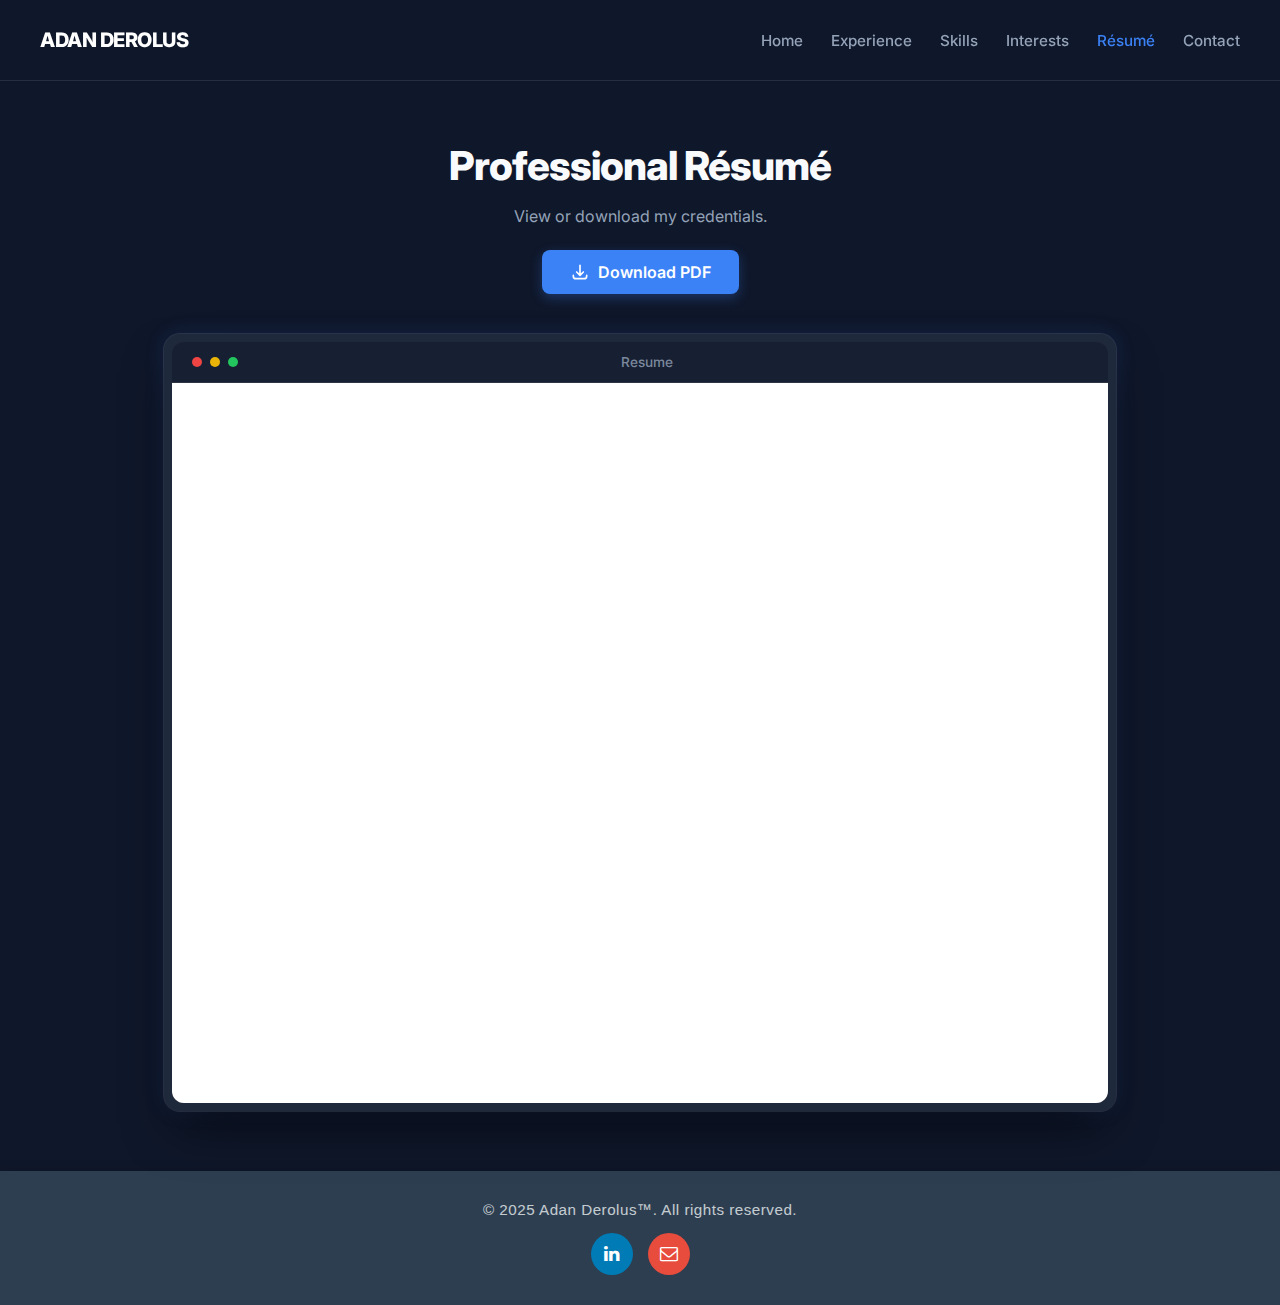
<file: resume.html>
<!DOCTYPE html>
<html lang="en">
<head>
    <meta charset="utf-8">
    <meta name="viewport" content="width=device-width, initial-scale=1">
    <title>Résumé | Adan Derolus</title>
    <link href="https://fonts.googleapis.com/css2?family=Inter:wght@300;400;600;800&display=swap" rel="stylesheet">
    <style>
        :root { 
            --bg-dark: #0f172a; 
            --bg-card: #1e293b; 
            --accent: #3b82f6; 
            --accent-hover: #2563eb;
            --text-main: #f8fafc; 
            --text-muted: #94a3b8; 
            --border: rgba(255,255,255,0.1); 
            --shadow-glow: 0 0 20px rgba(59, 130, 246, 0.15);
        }
        
        body { margin: 0; font-family: 'Inter', sans-serif; background: var(--bg-dark); color: var(--text-main); display: flex; flex-direction: column; min-height: 100vh; }
        
        /* Navigation */
        header { position: sticky; top: 0; z-index: 100; background: rgba(15, 23, 42, 0.9); backdrop-filter: blur(12px); border-bottom: 1px solid var(--border); }
        .nav-inner { max-width: 1200px; margin: 0 auto; height: 80px; display: flex; align-items: center; justify-content: space-between; padding: 0 24px; }
        .brand { font-weight: 800; font-size: 1.25rem; color: #fff; text-decoration: none; letter-spacing: -0.5px; }
        .nav-links a { color: var(--text-muted); text-decoration: none; margin-left: 24px; font-weight: 500; font-size: 0.95rem; transition: 0.2s; }
        .nav-links a:hover, .nav-links a.active { color: var(--accent); }

        /* Main Container */
        .container { max-width: 1000px; margin: 0 auto; padding: 60px 24px; width: 100%; box-sizing: border-box; flex: 1; }
        
        /* Header Section */
        .page-header { text-align: center; margin-bottom: 40px; }
        h1 { font-size: 2.5rem; margin: 0 0 16px 0; font-weight: 800; letter-spacing: -1px; }
        p.muted { color: var(--text-muted); font-size: 1rem; margin-bottom: 24px; }

        /* Button Styling */
        .btn { 
            display: inline-flex; 
            align-items: center;
            gap: 8px;
            padding: 12px 28px; 
            border-radius: 8px; 
            font-weight: 600; 
            text-decoration: none; 
            transition: all 0.2s ease; 
            background: var(--accent); 
            color: white; 
            border: none; 
            cursor: pointer; 
            box-shadow: 0 4px 12px rgba(59, 130, 246, 0.3);
        }
        .btn:hover { 
            background: var(--accent-hover); 
            transform: translateY(-2px); 
            box-shadow: 0 6px 16px rgba(59, 130, 246, 0.4);
        }

        /* The Professional Frame */
        .resume-wrapper {
            position: relative;
            background: var(--bg-card);
            border-radius: 16px;
            padding: 8px; /* Creates the outer rim */
            box-shadow: 
                0 0 0 1px var(--border), /* Crisp outline */
                0 25px 50px -12px rgba(0, 0, 0, 0.6), /* Deep shadow for lift */
                var(--shadow-glow); /* Subtle blue glow */
        }

        /* Top Bar of the Frame (like a browser window) */
        .frame-header {
            display: flex;
            align-items: center;
            padding: 12px 20px;
            background: rgba(15, 23, 42, 0.5);
            border-bottom: 1px solid var(--border);
            border-radius: 12px 12px 0 0;
        }

        .window-controls {
            display: flex;
            gap: 8px;
            margin-right: 16px;
        }
        .control-dot { width: 10px; height: 10px; border-radius: 50%; }
        .dot-red { background: #ef4444; }
        .dot-yellow { background: #eab308; }
        .dot-green { background: #22c55e; }

        .file-name {
            color: var(--text-muted);
            font-size: 0.85rem;
            font-weight: 500;
            margin-left: auto;
            margin-right: auto;
            opacity: 0.8;
        }

        /* The Viewport */
        .resume-viewport {
            height: 80vh;
            background: #52525b; /* Neutral dark grey background for the PDF viewer area */
            border-radius: 0 0 12px 12px;
            overflow: hidden;
        }

        iframe { 
            width: 100%; 
            height: 100%; 
            border: none; 
            background: #fff; 
            display: block;
        }

        @media (max-width: 768px) {
            .resume-viewport { height: 60vh; }
        }
    </style>
</head>
<body>
    <header>
        <div class="nav-inner">
            <a href="index.html" class="brand">ADAN DEROLUS</a>
            <nav class="nav-links">
                <a href="index.html">Home</a>
                <a href="experience.html">Experience</a>
                <a href="skills.html">Skills</a>
                <a href="interests.html">Interests</a>
                <a href="resume.html" class="active">Résumé</a>
                <a href="contact.html">Contact</a>
            </nav>
        </div>
    </header>

    <main class="container">
        <div class="page-header">
            <h1>Professional Résumé</h1>
            <p class="muted">View or download my credentials.</p>
            <a class="btn" href="./assets/docs/Adan Derolus.pdf" download>
                <svg width="20" height="20" fill="none" viewBox="0 0 24 24" stroke="currentColor">
                    <path stroke-linecap="round" stroke-linejoin="round" stroke-width="2" d="M4 16v1a3 3 0 003 3h10a3 3 0 003-3v-1m-4-4l-4 4m0 0l-4-4m4 4V4" />
                </svg>
                Download PDF
            </a>
        </div>

        <div class="resume-wrapper">
            <div class="frame-header">
                <div class="window-controls">
                    <div class="control-dot dot-red"></div>
                    <div class="control-dot dot-yellow"></div>
                    <div class="control-dot dot-green"></div>
                </div>
                <div class="file-name">Resume</div>
                <div style="width: 48px;"></div> </div>
            
            <div class="resume-viewport">
                <iframe src="./assets/docs/Adan Derolus.pdf" title="Resume PDF"></iframe>
            </div>
        </div>
    </main>
</body>
<style>/* --- FontAwesome Import (Ensure this is in your CSS or HTML head) --- */
@import url('https://cdnjs.cloudflare.com/ajax/libs/font-awesome/4.7.0/css/font-awesome.min.css');

/* --- Footer Layout --- */
.site-footer {
    background-color: #2c3e50; /* Dark professional background */
    color: #ecf0f1;            /* Light text color */
    padding: 30px 0;
    width: 100%;
    margin-top: auto;          /* Pushes footer to bottom in flex layouts */
    font-family: 'Arial', sans-serif;
    box-shadow: 0 -2px 10px rgba(0,0,0,0.1);
}

.footer-content {
    display: flex;
    flex-direction: column;
    align-items: center;
    justify-content: center;
    gap: 15px; /* Spacing between text and icons */
}

/* --- Typography --- */
.copyright {
    margin: 0;
    font-size: 0.95rem;
    letter-spacing: 0.5px;
    opacity: 0.8;
}

/* --- Social Icons --- */
.social-links {
    display: flex;
    gap: 15px;
}

.fa {
    padding: 12px;
    font-size: 18px;
    width: 18px; /* Fixed width for perfect circle */
    height: 18px;
    text-align: center;
    text-decoration: none;
    border-radius: 50%;
    transition: all 0.3s ease;
    display: flex;
    align-items: center;
    justify-content: center;
}

/* Brand Colors */
.fa-linkedin {
    background: #007bb5;
    color: white;
}

.fa-envelope-o {
    background: #e74c3c;
    color: white;
}

/* Hover Effects */
.fa:hover {
    opacity: 0.8;
    transform: translateY(-3px); /* Subtle lift effect */
    box-shadow: 0 4px 6px rgba(0,0,0,0.2);
}
</style>
 <footer class="site-footer">
    <div class="footer-content">
        <p class="copyright">&copy; 2025 Adan Derolus&#8482;. All rights reserved.</p>
        
        <div class="social-links">
            <a href="https://www.linkedin.com/in/adan-derolus-3b166a1bb" 
               class="fa fa-linkedin" 
               target="_blank" 
               rel="noopener noreferrer"
               aria-label="Visit Adan Derolus' LinkedIn Profile">
            </a>
            
            <a href="mailto:your-email@example.com" 
               class="fa fa-envelope-o" 
               aria-label="Send an email to Adan Derolus">
            </a>
        </div>
    </div>
</footer>

</html>
</file>
